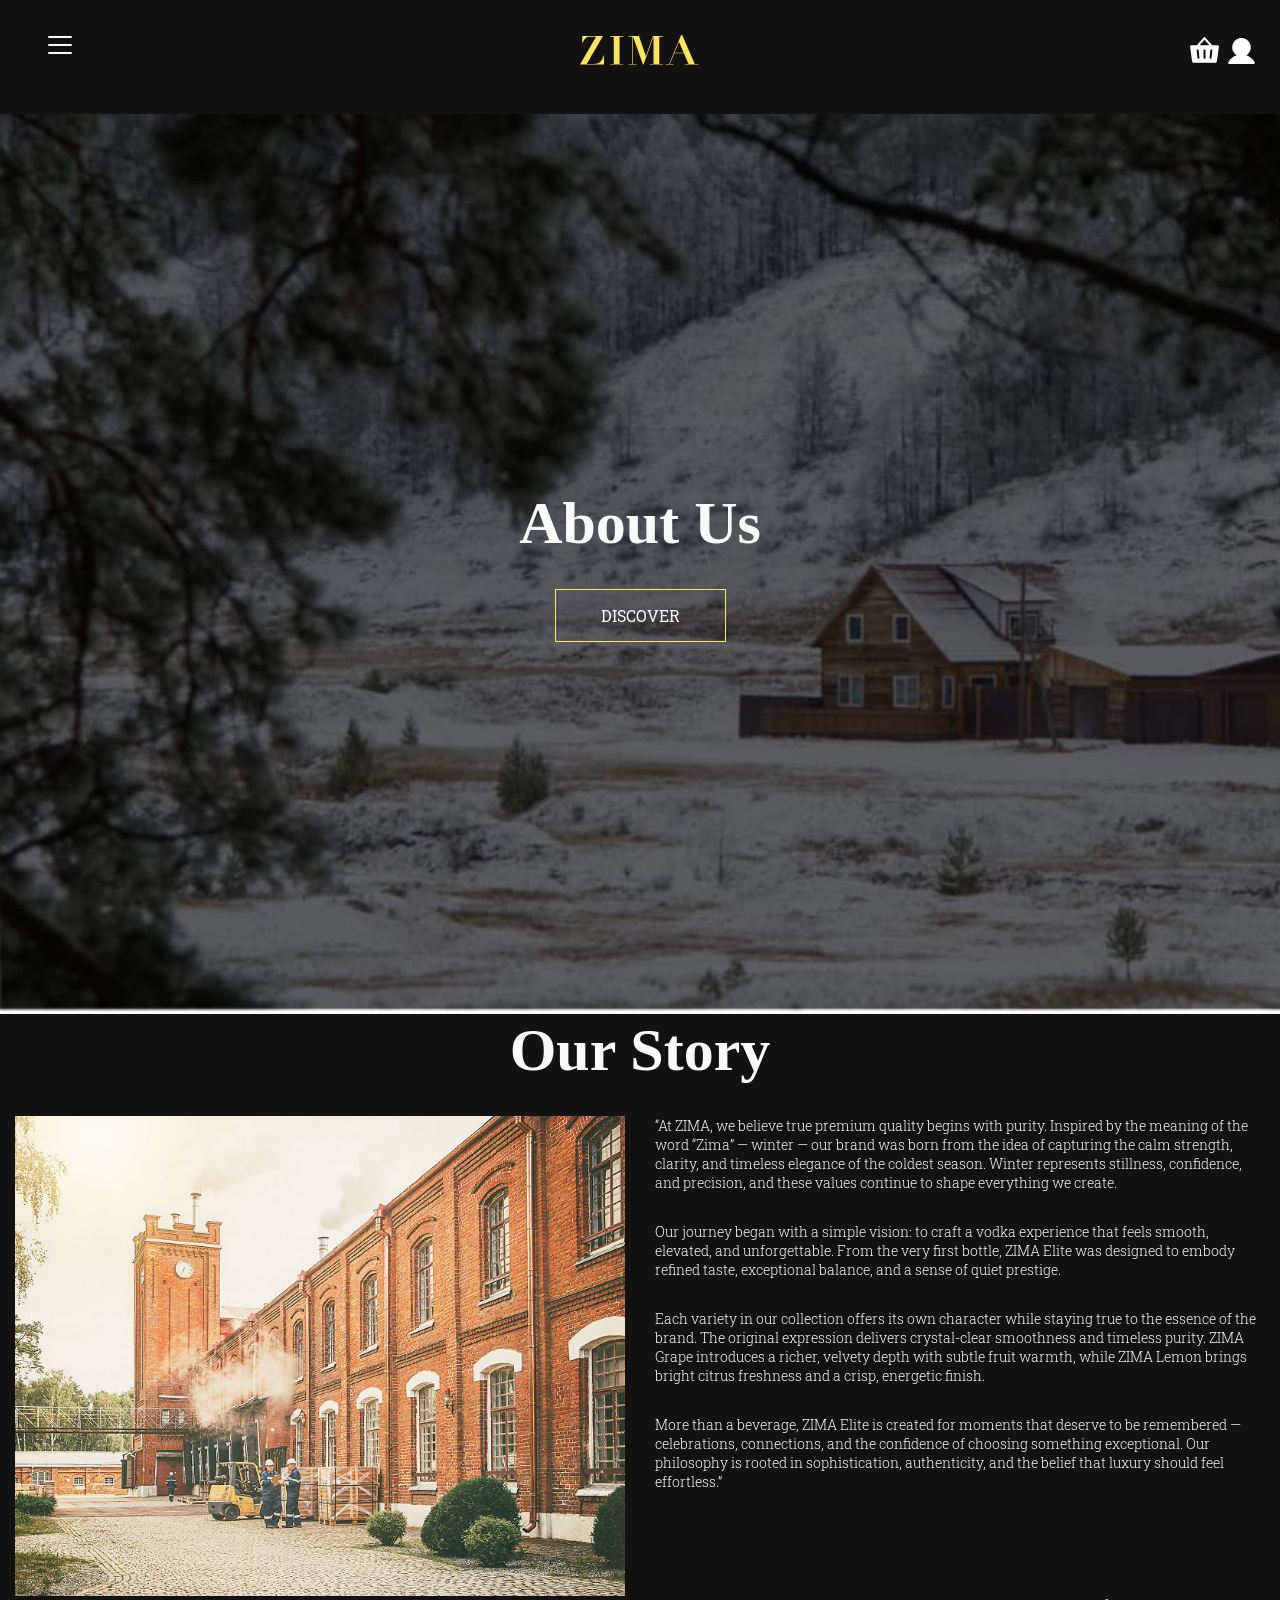
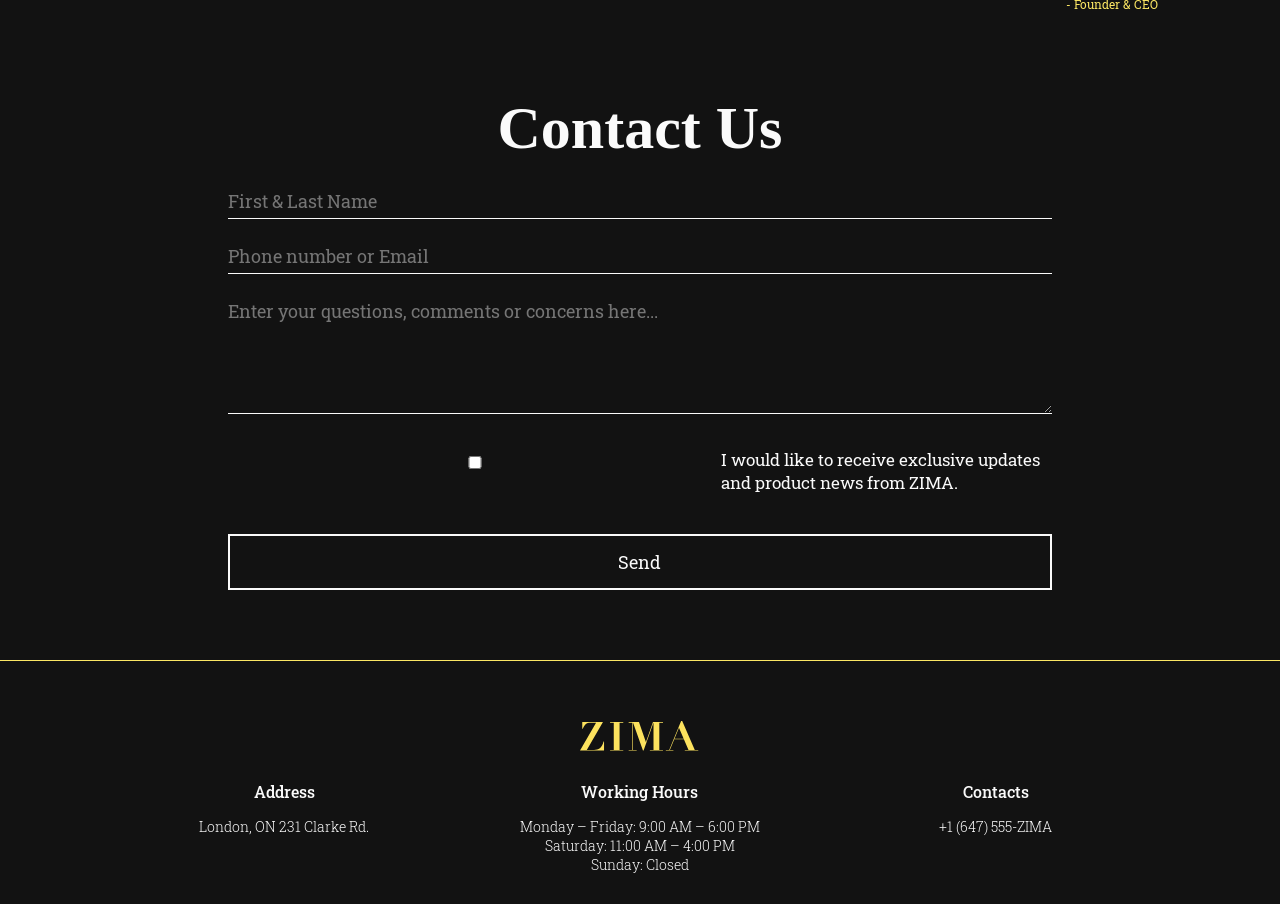
<file: about-us.html>
<!DOCTYPE html>
<html lang="en">
<head>
    <meta charset="UTF-8">
    <meta name="viewport" content="width=device-width, initial-scale=1.0">
    <link rel="preconnect" href="https://fonts.googleapis.com">
    <link rel="preconnect" href="https://fonts.gstatic.com" crossorigin>
    <link href="https://fonts.googleapis.com/css2?family=GFS+Didot&family=Roboto+Slab:wght@100..900&display=swap" rel="stylesheet">
    <link href="css/main.css" rel="stylesheet">
    <link href="css/grid.css" rel="stylesheet">
    <title>This is ZIMA: About Us</title>
</head>
    <body>
        <header class="grid-con center-grid-con" id="nav">
            <h1 class="hidden">Welcome to Zima</h1>
            <nav id="main-nav" class="col-span-full t-col-start-1 t-col-span-2">
                <h2 class="visually-hidden">Main Navigation</h2>
                <button id="button"></button>
                <div id="menu-con">
                    <ul>
                        <li><a href="index.html">HOME</a></li>
                        <li><a href="about-us.html">OUR STORY</a></li>
                        <li><a href="#">CONTACT US</a></li>
                        <li><a href="regular.html">PRODUCTS</a></li>
                        <li><a href="#">FAQ</a></li>
                    </ul>
                </div>
            </nav>
            <div id="logo" class="col-span-full t-col-start-3 t-col-span-3 l-col-start-6 l-col-span-2">
                <img src="images/ZIMA.svg" alt="Zima Logo">
            </div>
            <div class="m-hidden t-col-start-7 t-col-end-7 l-col-start-12 l-col-span-1 nav-icons">
                <img src="images/basket.svg" alt="basket icon">
                <img src="images/user.svg" alt="user profile icon">
            </div>
        </header>
        <main>
            <section id="about-hero">
                <div class="grid-con" id="home-hero">
                    <h2 class="col-span-full t-col-start-2 t-col-span-5 l-col-start-4 l-col-span-6 h2-main">
                        About Us
                    </h2>
                    <div class="col-start-2 col-span-2 t-col-start-3 t-col-end-6 l-col-start-6 l-col-span-2 hero-btn">
                        <a href="#">DISCOVER</a>
                    </div>
                </div>
            </section>

            <section id="story">
                <div class="grid-con" id="story-div">
                    <h2 class="h2-main col-span-full">
                        Our Story
                    </h2>
                    <img src="images/desk_zima_factory_zhihal/desk_zima_factory_zhihal_c_scale,w_797.jpg" alt="zima first factory" class="col-span-full t-col-span-full l-col-span-6 about-img">
                    <div class="story-text col-span-full l-col-span-6">
                        <p class="p-main">
                        “At ZIMA, we believe true premium quality begins 
with purity. Inspired by the meaning of the word 
“Zima” — winter — our brand was born from the idea
of capturing the calm strength, clarity, and timeless elegance of  the coldest season. Winter represents stillness, confidence, and precision, and these values continue 
to shape everything we create.
                    </p>
                    <p class="p-main">Our journey began with a simple vision: to craft a vodka experience that feels smooth, elevated, and unforgettable. From the very first bottle, ZIMA Elite was designed 
to embody refined taste, exceptional balance,
 and a sense  of quiet prestige.</p>
                    <p class="p-main">Each variety in our collection offers its own character 
while staying true to the essence of the brand. The original expression delivers crystal-clear smoothness and timeless purity. ZIMA Grape introduces a richer, velvety depth with subtle fruit warmth, while ZIMA Lemon brings bright citrus freshness and a crisp, energetic finish.</p>
                    <p class="p-main">More than a beverage, ZIMA Elite is created for moments that deserve to be remembered — celebrations, connections, and the confidence of choosing something exceptional. 
Our philosophy is rooted in sophistication, authenticity, 
and  the belief that luxury should feel effortless.”</p>
                    </div>
                    
                    <p class="p-dec col-start-3 col-span-2 l-col-start-10">- Founder & CEO</p>
                </div>
            </section>




            <section id="contact" class="grid-con">
                <h2 class="h2-main col-span-full">Contact Us</h2>
                <div id="contact-hero-form" class="col-span-full l-col-start-3 l-col-span-8">
                <form action="email.php" method="POST" enctype="text/plain">
                    <input name="fullName" type="text" placeholder="First & Last Name">
                    <input name="contactInfo" type="text" required placeholder="Phone number or Email">
                    <textarea name="msg" placeholder="Enter your questions, comments or concerns here..."></textarea>
                    <label class="checkbox-label">
                        <input type="checkbox" name="newsletter" value="yes">
                            I would like to receive exclusive updates and product news from ZIMA.
                    </label>
                    <input name="submit" type="submit" value="Send">
                </form>
            </div>
            </section>
        </main>
        <footer>
            <div class="grid-con" id="footer-div">
                <div class="footer-img col-start-2 col-span-2 t-col-span-full">
                    <img src="images/ZIMA.svg" alt="zima logo">
                </div>
                
                <div class="footer-text col-span-full l-col-start-2 l-col-span-3">
                    <h3 class="h3-footer">
                        Address
                    </h3>
                    <p class="p-main">
                        London, ON
                        231 Clarke Rd.
                    </p>
                </div>
                <div class="footer-text col-span-full l-col-span-4">
                    <h3 class="h3-footer">
                        Working Hours
                    </h3>
                    <p class="p-main">
                        Monday – Friday: 9:00 AM – 6:00 PM <br> Saturday: 11:00 AM – 4:00 PM <br> Sunday: Closed
                    </p>
                </div>
                <div class="footer-text col-span-full l-col-span-3">
                    <h3 class="h3-footer">
                        Contacts
                    </h3>
                    <p class="p-main">
                        +1 (647) 555-ZIMA
                    </p>
                </div>
            </div>
        </footer>
        <script src="js/main.js"></script>   
    </body>
</html>
</file>
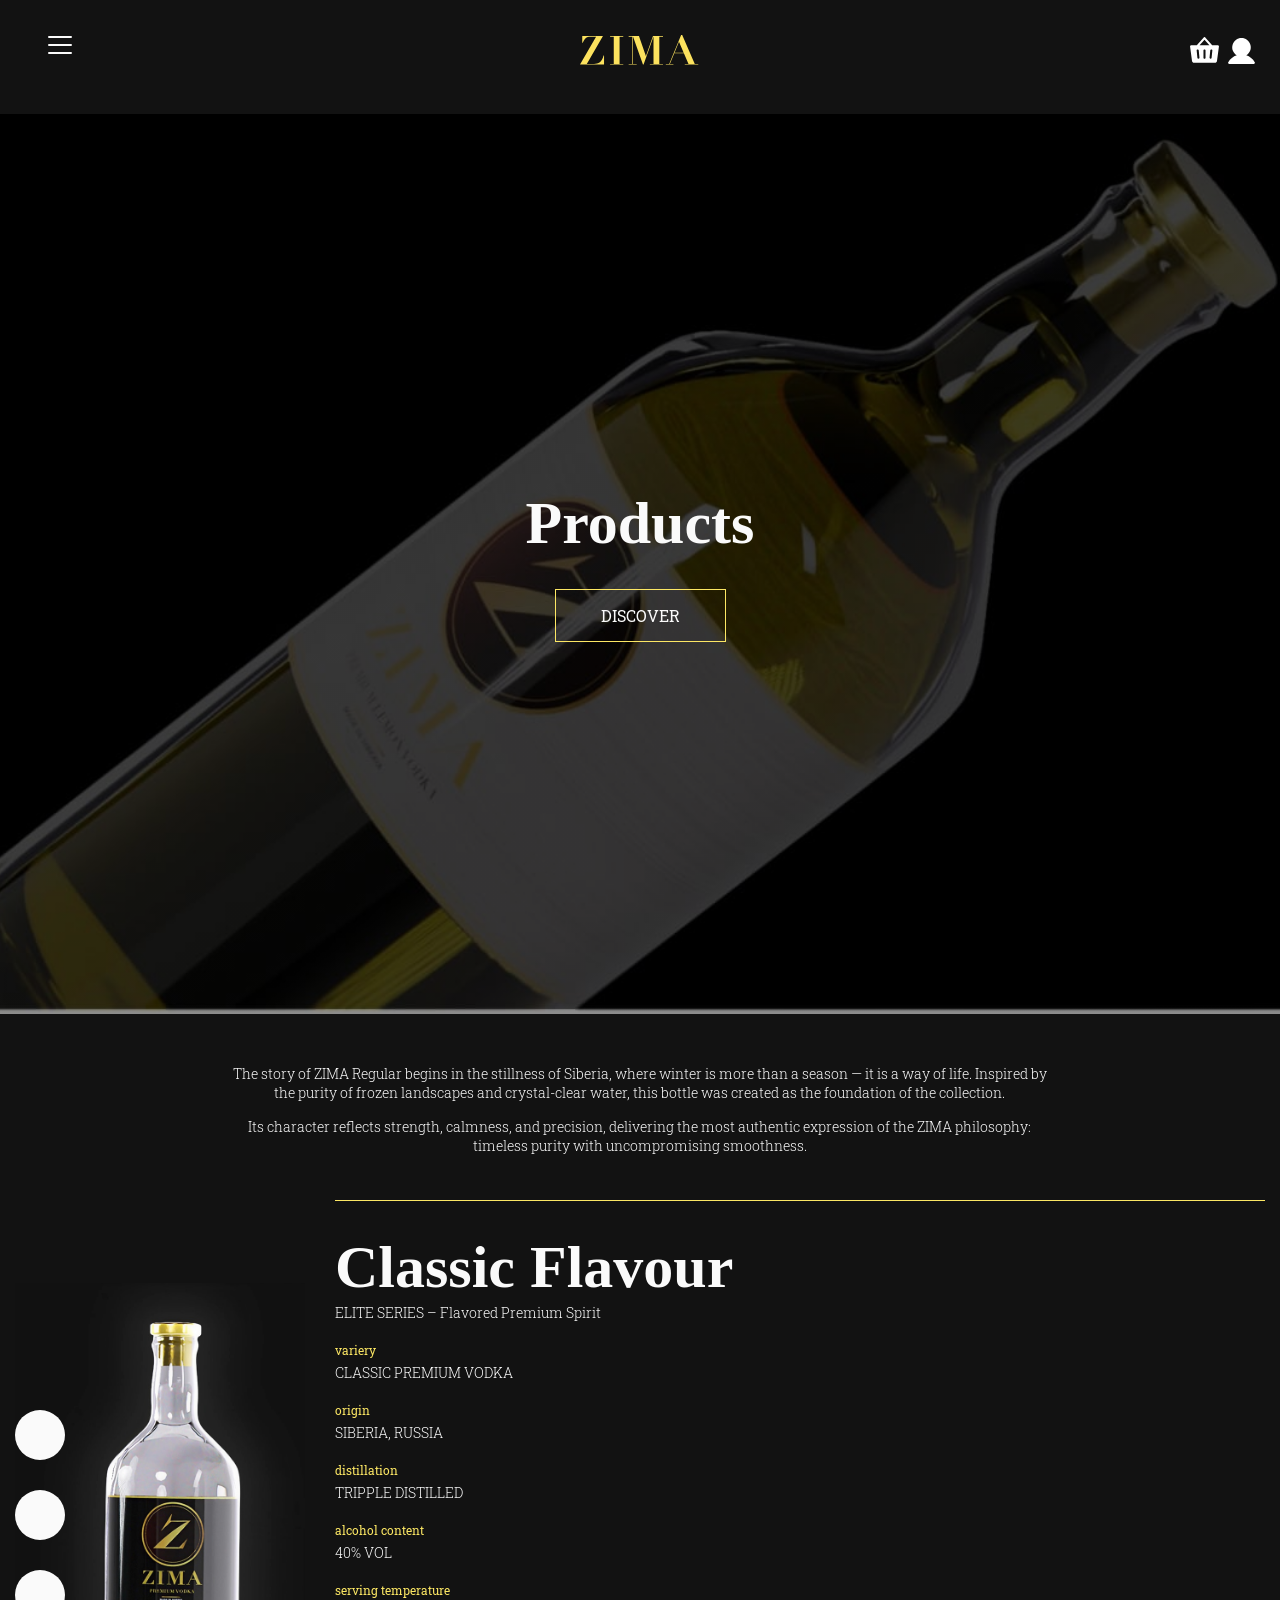
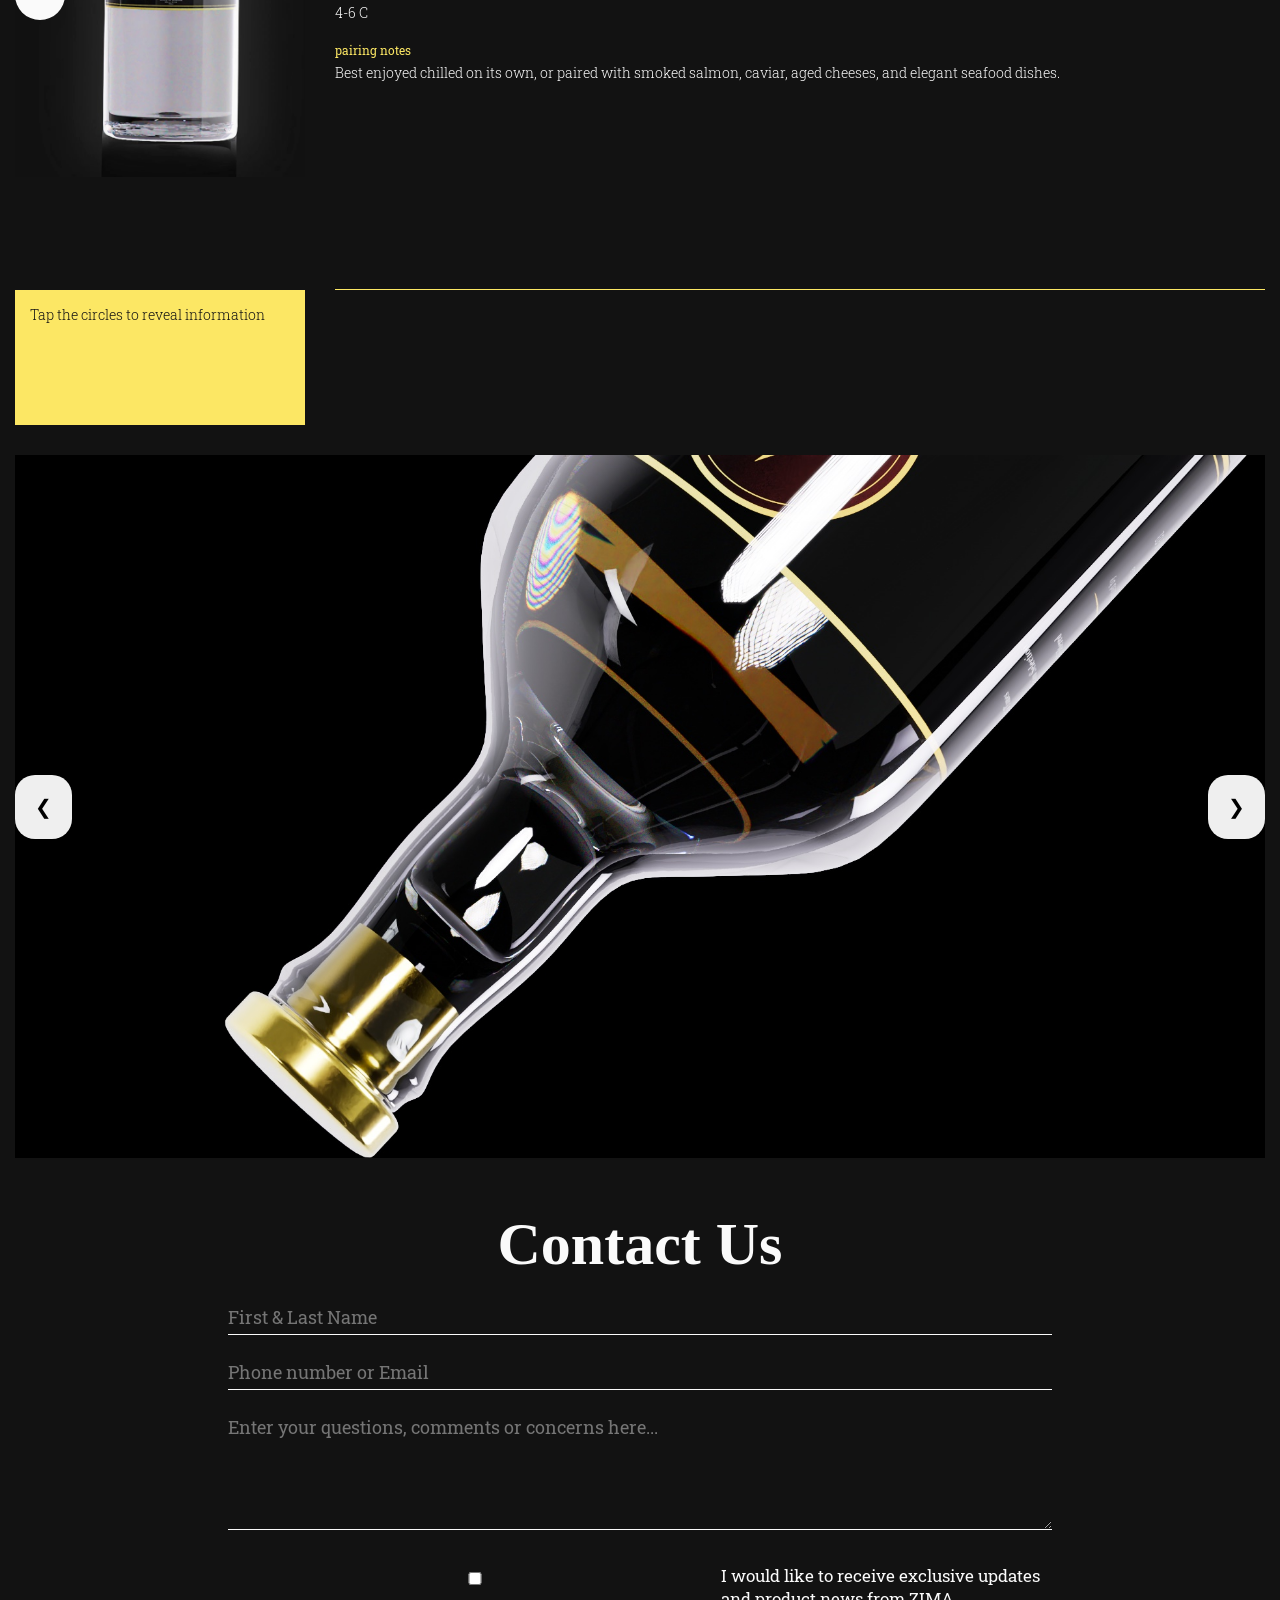
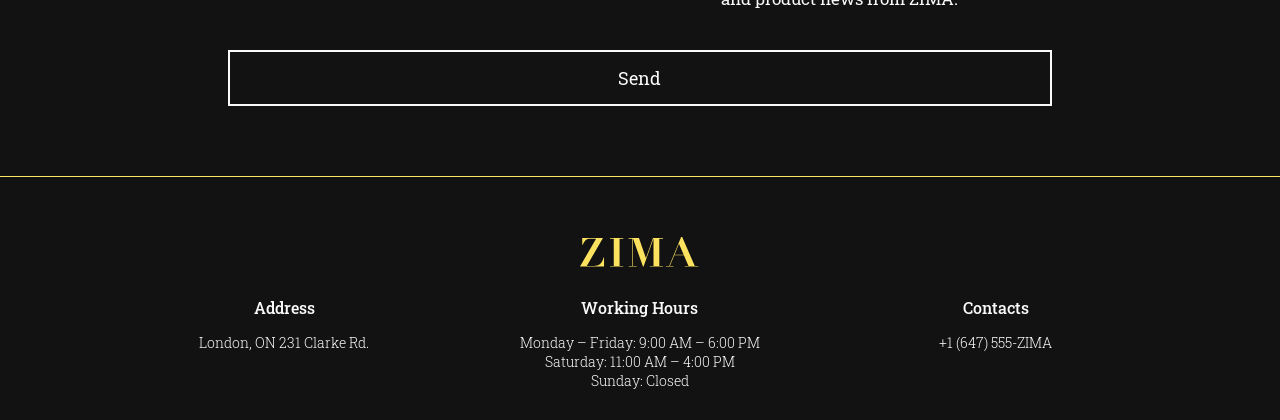
<file: regular.html>
<!DOCTYPE html>
<html lang="en">
<head>
    <meta charset="UTF-8">
    <meta name="viewport" content="width=device-width, initial-scale=1.0">
    <link rel="preconnect" href="https://fonts.googleapis.com">
    <link rel="preconnect" href="https://fonts.gstatic.com" crossorigin>
    <link href="https://fonts.googleapis.com/css2?family=GFS+Didot&family=Roboto+Slab:wght@100..900&display=swap" rel="stylesheet">
    <link href="css/main.css" rel="stylesheet">
    <link href="css/grid.css" rel="stylesheet">
    <title>This is ZIMA: Products</title>
</head>
    <body>
        <header class="grid-con center-grid-con" id="nav">
            <h1 class="hidden">Welcome to Zima</h1>
            <nav id="main-nav" class="col-span-full t-col-start-1 t-col-span-2">
                <h2 class="visually-hidden">Main Navigation</h2>
                <button id="button"></button>
                <div id="menu-con">
                    <ul>
                        <li><a href="index.html">HOME</a></li>
                        <li><a href="about-us.html">OUR STORY</a></li>
                        <li><a href="#">CONTACT US</a></li>
                        <li><a href="regular.html">PRODUCTS</a></li>
                        <li><a href="#">FAQ</a></li>
                    </ul>
                </div>
            </nav>
            <div id="logo" class="col-span-full t-col-start-3 t-col-span-3 l-col-start-6 l-col-span-2">
                <img src="images/ZIMA.svg" alt="Zima Logo">
            </div>
            <div class="m-hidden t-col-start-7 t-col-end-7 l-col-start-12 l-col-span-1 nav-icons">
                <img src="images/basket.svg" alt="basket icon">
                <img src="images/user.svg" alt="user profile icon">
            </div>
        </header>
        <main>
            <section id="regular-hero">
                <div class="grid-con" id="home-hero">
                    <h2 class="col-span-full t-col-start-2 t-col-span-5 l-col-start-4 l-col-span-6 h2-main">
                        Products
                    </h2>
                    <div class="col-start-2 col-span-2 t-col-start-3 t-col-end-6 l-col-start-6 l-col-span-2 hero-btn">
                        <a href="#">DISCOVER</a>
                    </div>
                </div>
            </section>
            <section id="product-text">
                <div class="grid-con">
                    <p class="p-main col-span-full l-col-start-3 l-col-end-11">
                        The story of ZIMA Regular begins in the stillness of Siberia, where winter is more than a season — it is a way of life. Inspired by the purity of frozen landscapes and crystal-clear water, this bottle was created as the foundation 
                        of the collection.
                    </p>
                    <p class="p-main col-span-full l-col-start-3 l-col-end-11">
                        Its character reflects strength, calmness, and precision, delivering the most authentic expression of the ZIMA philosophy: timeless purity with 
                        uncompromising smoothness.
                    </p>
                </div>
                
            </section>
            <section id="features">
                <div class="grid-con">
                    <div class="col-span-full l-col-span-3 features">
                        <div class="circle" data-info="design"></div>
                        <div class="circle" data-info="glass"></div>
                        <div class="circle" data-info="flavour"></div>
                    </div>
                    <div class="features-list col-span-full l-col-span-9 m-hidden t-hidden">
                        <h2 class="h2-main col-span-full">
                        Classic Flavour
                        </h2>
                        <p class="p-main col-span-3">
                            ELITE SERIES – Flavored Premium Spirit
                        </p>
                        <div class="list-item">
                            <p class="p-dec">variery</p>
                            <p class="p-main">CLASSIC PREMIUM VODKA</p>
                        </div>
                        <div class="list-item">
                            <p class="p-dec">origin</p>
                            <p class="p-main">SIBERIA, RUSSIA</p>
                        </div>
                        <div class="list-item">
                            <p class="p-dec">distillation</p>
                            <p class="p-main">TRIPPLE DISTILLED</p>
                        </div>
                        <div class="list-item">
                            <p class="p-dec">alcohol content</p>
                            <p class="p-main">40% VOL</p>
                        </div>
                        <div class="list-item">
                            <p class="p-dec">serving temperature</p>
                            <p class="p-main">4-6 C</p>
                        </div>
                        <div class="list-item">
                            <p class="p-dec">pairing notes</p>
                            <p class="p-main">Best enjoyed chilled on its own, or paired with smoked salmon, caviar, aged cheeses, and elegant seafood dishes.</p>
                        </div>
                    </div>
                    <div class="col-span-full l-col-span-3 features-box">
                        <p class="p-main">Tap the circles to reveal information</p>
                    </div>
                    
                    <div class="features-list col-span-full l-col-span-6 d-hidden">
                        <h2 class="h2-main col-span-full">
                        Classic Flavour
                        </h2>
                        <p class="p-main col-span-3">
                            ELITE SERIES – Flavored Premium Spirit
                        </p>
                        <div class="list-item">
                            <p class="p-dec">variery</p>
                            <p class="p-main">CLASSIC PREMIUM VODKA</p>
                        </div>
                        <div class="list-item">
                            <p class="p-dec">origin</p>
                            <p class="p-main">SIBERIA, RUSSIA</p>
                        </div>
                        <div class="list-item">
                            <p class="p-dec">distillation</p>
                            <p class="p-main">TRIPPLE DISTILLED</p>
                        </div>
                        <div class="list-item">
                            <p class="p-dec">alcohol content</p>
                            <p class="p-main">40% VOL</p>
                        </div>
                        <div class="list-item">
                            <p class="p-dec">serving temperature</p>
                            <p class="p-main">4-6 C</p>
                        </div>
                        <div class="list-item">
                            <p class="p-dec">pairing notes</p>
                            <p class="p-main">Best enjoyed chilled on its own, or paired with smoked salmon, caviar, aged cheeses, and elegant seafood dishes.</p>
                        </div>
                    </div>

                </div>
            </section>
            <section id="slider">
                <div class="grid-con">
                    <div class="col-span-full">
                        <div id="slider-container">
                            <div id="image-slider">
                            <img class="slider-image" src="images/bottom_img_1.jpg" alt="bottle 1">
                            <img class="slider-image" src="images/bottom_img_2.jpg" alt="bottle 2">
                            <img class="slider-image" src="images/bottle_poster.jpg " alt="bottle 3">
                            </div>     
                            <button id="prev-btn">&#10094; </button>
                            <button id="next-btn"> &#10095;</button>
                        </div>
                    </div>
                </div>
            </section>
            <section id="contact" class="grid-con">
                <h2 class="h2-main col-span-full">Contact Us</h2>
                <div id="contact-hero-form" class="col-span-full l-col-start-3 l-col-span-8">
                <form action="email.php" method="POST" enctype="text/plain">
                    <input name="fullName" type="text" placeholder="First & Last Name">
                    <input name="contactInfo" type="text" required placeholder="Phone number or Email">
                    <textarea name="msg" placeholder="Enter your questions, comments or concerns here..."></textarea>
                    <label class="checkbox-label">
                        <input type="checkbox" name="newsletter" value="yes">
                            I would like to receive exclusive updates and product news from ZIMA.
                    </label>
                    <input name="submit" type="submit" value="Send">
                </form>
            </div>
            </section>
        </main>
        <footer>
            <div class="grid-con" id="footer-div">
                <div class="footer-img col-start-2 col-span-2 t-col-span-full">
                    <img src="images/ZIMA.svg" alt="zima logo">
                </div>
                
                <div class="footer-text col-span-full l-col-start-2 l-col-span-3">
                    <h3 class="h3-footer">
                        Address
                    </h3>
                    <p class="p-main">
                        London, ON
                        231 Clarke Rd.
                    </p>
                </div>
                <div class="footer-text col-span-full l-col-span-4">
                    <h3 class="h3-footer">
                        Working Hours
                    </h3>
                    <p class="p-main">
                        Monday – Friday: 9:00 AM – 6:00 PM <br> Saturday: 11:00 AM – 4:00 PM <br> Sunday: Closed
                    </p>
                </div>
                <div class="footer-text col-span-full l-col-span-3">
                    <h3 class="h3-footer">
                        Contacts
                    </h3>
                    <p class="p-main">
                        +1 (647) 555-ZIMA
                    </p>
                </div>
            </div>
        </footer>
        <script src="js/main.js"></script>  
        <script src="js/slider.js"></script> 
    </body>
</html>
</file>
<file: css/main.css>
body {
    background-color: #121212;
}



a, ul, p {
    list-style-type: none;
    text-decoration: none;
    color: #fafafa;
    font-family: "Roboto Slab", serif;
}

#nav {
    margin-top: 20px;
    padding: 15px;
}

#main-nav button {
   background: url(../images/menu.svg) center no-repeat;
   border: 0px;
   width: 90px;
   height: 20px;
   transition: all .5s ease;
   display: flex;
   align-items:flex-start;
}


#main-nav button.expanded {
   transform: rotate(90deg);
}

#menu-con {
   margin-top: 20px;
   display: none;
   margin-bottom: 20px;
}

#menu-con.slide-toggle {
   display:flex;
}


#logo {
    display: flex;
    justify-content: flex-start;
    align-items: center;
    margin-top: 20px;
}

#menu-con {
    margin-top: 20px;
   display: none;
   margin-bottom: 20px;
}

#hero, #about-hero, #regular-hero, .features {
    background-image: url(../images/desk_main_header_q8n7ln/desk_main_header_q8n7ln_c_scale\,w_1400.jpg);
    height: 100vh;
    background-size: cover;
    background-repeat: no-repeat;
    display: flex;
    justify-content: center;
    flex-direction: column;
}

#about-hero {
    background-image: url(../images/desk_about_header_jlxucr/desk_about_header_jlxucr_c_scale\,w_1263.jpg);
}

#regular-hero {
    background-image: linear-gradient(rgba(0, 0, 0, 0.45), rgba(0, 0, 0, 0.45)), url(../images/desk_lemon_header_ngw4ui/desk_lemon_header_ngw4ui_c_scale\,w_1400.jpg);
    background-size: cover;
    background-position: center;
}

.features {
    background-image: url(../images/desk_regular_b3eu5h/desk_regular_b3eu5h_c_scale,w_680.jpg);
    background-position: center;
    background-size: contain;
}



.h2-main {
    font-size: 50px;
    font-family: "Didot", serif;
    color: #fafafa;
    text-align: center;
    line-height: 1.2;
}

.p-main {
    color: #fafafa;
    font-size: 14px;
    font-weight: 300;
    text-align: center;
}

.ph-main p{
    margin-bottom: 30px;
}

.ph-main h2 {
    margin: 40px 0px 30px 0px;
}

#main-header {
    display:flex ;
    align-items: center;
}

.hero-btn {
    border: 1px solid #FCE764;
    padding: 15px 45px;
    text-align: center;
    margin-top: 30px;
    transition: all .5s ease-in-out;
}

.hero-btn:hover {
    background-color: #FCE764;
    transition: all .5s ease-in-out;
}

.ph-card {
    display: flex;
    justify-content: center;
    align-items: center;
    flex-direction: column;
}

.ph-card .p-main {
    color: #9CA3AF;
    margin-top: 15px;
}

.p-dec {
    color: #FCE764;
    font-size: 12px;
}

#main-video {
    margin: 30px 0px;
}

.card-div {
    display: flex;
    flex-direction: column;
    align-items: center;
    margin-top: 20px;
}

.card-div .hero-btn {
    width: 50%;
}

.card-div .p-main {
    margin-top: 20px;
}

.card-img {
    height: 67vh;
    margin: auto;
}

#contact {
    margin-top: 50px;
    padding-bottom: 50px;
    border-bottom: 1px solid #FCE764;
}

#contact .h2-main {
    margin-bottom: 20px;
}

#contact-hero-form input,#contact-hero-form textarea {
    font-family: 'Roboto Slab', serif;
    font-size: 18px;
    color: #fafafa;
    background: transparent;
    border: none;
    border-bottom: 1px solid #fafafa;
    padding: 5px 0;
    width: 100%;
    outline: none;
    margin-bottom: 20px;
}


#contact-hero-form input:focus, #contact-hero-form textarea:focus {
    border-bottom-color: #FCE764;
}

#contact-hero-form textarea {
    resize: vertical;
    min-height: 120px;
}

#contact-hero-form input[type="submit"] {
    background: transparent;
    color: #fafafa;
    border: 2px solid #fafafa;
    padding: 14px 40px;
    font-family: 'Roboto Slab', serif;
    font-size: 18px;
    margin-top: 20px;
    cursor: pointer;
}

#contact-hero-form input[type="submit"]:hover {
    background: #fafafa;
    color: #121212;
}
.checkbox-label {
    display: flex;
    align-items: center;
    font-family: 'Roboto Slab', serif;
    font-size: 17px;
    color: #fafafa;
    cursor: pointer;
    margin: 10px 0 20px 0;
}

.checkbox-label input {
    width: 10px;
}

footer {
    padding: 30px;
}

.h3-footer {
    font-size: 16px;
    font-weight: 500;
    font-family: 'Roboto Slab', serif;
    color: #fafafa;
    text-align: center;
    margin: 30px 0px 15px 0px;
}

.footer-img {
    display: flex;
    justify-content: center;
    align-items: center;
    margin-top: 30px;
}

#story-div .p-main {
    margin-bottom: 30px;
    text-align: left;
}

#story-div .p-dec {
    margin-bottom: 30px;
    text-align: right;
}

.about-img {
    margin-top: 30px;
    margin-bottom: 30px;
}

#product-text {
    margin-top: 50px;
}

#product-text .p-main {
    margin-bottom: 15px;
}

.features {
    height: 80vh;
}

.circle {
    height: 50px;
    width: 50px;
    background-color: #fafafa;
    border-radius: 50px;
    margin-bottom: 30px;
    cursor: pointer;
    transition: all .5s ease-in-out;
}

.circle:hover {
    background-color: #FCE764;
    transition: all .5s ease-in-out;
}


#features .h2-main, #features .p-main {
    text-align: left;
}

.features-box {
    height: 15vh;
    padding: 15px;
    background-color: #FCE764;
    margin-bottom: 30px;
}

.features-box .p-main {
        color: #121212;
}

.features-list {
    display: flex;
    flex-direction: column;
    align-items: flex-start;
    margin-top: 30px;
    padding-top: 30px;
    padding-bottom: 30px;
    border-top: 1px solid #FCE764;
    border-bottom: 1px solid #FCE764;
}

.list-item {
    display: flex;
    flex-direction: column;
    align-items: flex-start;
}

.list-item .p-dec {
    margin-top: 20px;
    margin-bottom: 5px;
}

#slider-container{
    overflow:hidden;
    position:relative
}

#image-slider{
    display:flex;
    transition:transform .5s ease-in-out
}

.slider-image{
    max-width:100%;
    height:auto
}

#prev-btn,#next-btn{
    position:absolute;
    top:50%;
    transform:translateY(-50%);
    font-size:20px;cursor:
    pointer;padding:20px;
    border:none;
    border-radius: 20px;
}

#prev-btn{
    left:0px
}

#next-btn{
    right:0px
}


@media screen and (min-width: 700px) {



    #logo {
        height: 64px;
        justify-content: center;
        align-items: flex-start;
        margin-top: 0px;
    }

    .nav-icons {
        display: flex;
        flex-direction: row;
        justify-content: flex-end;
        align-items: flex-start;
    }

    .h2-main {
        font-size: 96px;
    }

    .card-div {
        align-self: center;
    }

    .card-div .h2-main  {
        font-size: 38px;
    }

    #story-div .h2-main {
        margin-bottom: 30px;
    }

    .ph-main {
        margin-top: 50px;
        padding-left: 100px;
        padding-right: 100px;
    }

    
}

@media screen and (min-width: 1200px) {
    .h2-main {
        font-size: 60px;
    }

    .ph-card {
        margin-top: 80px;
    }

    .card-img {
        height: 90vh;
    }
    .about-img {
    margin: 0;
}
}
</file>
<file: css/grid.css>
/* ---General rules - scales images, videos to size of container--- */
img, embed, object, video, picture {
  max-width: 100%; 
}

/* ---Change the way the box model works, tells the browser to account for any border and padding in the values you specify for an element's width and height.--- */

html {
  box-sizing: border-box; 
}

*, *::before, *::after {
  box-sizing: inherit; 
}

/* ---Mini CSS reset--- */

body, p, h1, h2, h3, h4, h5 {
   margin: 0px; 
   padding: 0px;
}

/* ---Utility Classes--- */

.hidden {
   display: none;
}

.m-hidden {
    display: none;
}

.t-hidden {
    display: none;
}

.d-hidden {
    display: block;
}


.visually-hidden:not(:focus):not(:active) {
   position: absolute !important; 
   width: 1px !important; 
   height: 1px !important; 
   padding: 0 !important; 
   margin: -1px !important; 
   overflow: hidden !important; 
   clip-path: inset(50%); 
   white-space: nowrap !important; 
   border: 0 !important; 
}

.image-placeholder {
  width: 100%;
  background-color: #eee;
  border: 2px dashed #aaa;
  aspect-ratio: 16/9;
}

.box {
   background-color: #9a2018;
   color: #fff;
   padding: 20px;
   text-align: center;
   margin-top: 10px;
   margin-bottom:10px;
 }

 .center-grid-con {
   margin: 0 auto;
}

 .full-width-grid-con {
   /* set this container as a grid, with 3 columns
   the other grid will sit in the middle column, this allows for overlapping content */
   display: grid; 
	grid-template-columns: 1fr minmax(0, 1200px) 1fr;  
}

/* ---Mobile Library Grid Styles--- */

 .grid-con { 
   display: grid;
   grid-template-columns: repeat(4, minmax(0, 1fr));
   grid-column-gap: 30px;
   max-width: 700px;
   padding-left: 15px;
   padding-right: 15px;
   margin: 0 auto;
}

.col-span-1   {grid-column: span 1 / span 1;}
.col-span-2   {grid-column: span 2 / span 2;}
.col-span-3   {grid-column: span 3 / span 3;}
.col-span-4   {grid-column: span 4 / span 4;}
.col-span-full {grid-column: 1 / -1;}

.col-start-1  {grid-column-start: 1;}
.col-start-2  {grid-column-start: 2;}
.col-start-3  {grid-column-start: 3;}
.col-start-4  {grid-column-start: 4;}

.col-end-1 {grid-column-end: 1;}
.col-end-2 {grid-column-end: 2;}
.col-end-3 {grid-column-end: 3;}
.col-end-4 {grid-column-end: 4;}
.col-end-5 {grid-column-end: 5;}
.col-span-1   {grid-column: span 1 / span 1;}
.col-span-2   {grid-column: span 2 / span 2;}
.col-span-3   {grid-column: span 3 / span 3;}
.col-span-4   {grid-column: span 4 / span 4;}
.col-span-full {grid-column: 1 / -1;}

.col-start-1  {grid-column-start: 1;}
.col-start-2  {grid-column-start: 2;}
.col-start-3  {grid-column-start: 3;}
.col-start-4  {grid-column-start: 4;}

.col-end-1 {grid-column-end: 1;}
.col-end-2 {grid-column-end: 2;}
.col-end-3 {grid-column-end: 3;}
.col-end-4 {grid-column-end: 4;}
.col-end-5 {grid-column-end: 5;}


/* ---Tablet Library Grid Styles--- */
@media screen and (min-width: 700px) {


    .m-hidden {
        display: block;
    }

    .t-hidden {
    display: none;
}
    


    .grid-con { 
        grid-template-columns: repeat(7, minmax(0, 1fr));
        max-width: 1200px;
     }

    .t-col-span-1 {grid-column: span 1 / span 1;}
    .t-col-span-2 {grid-column: span 2 / span 2;}
    .t-col-span-3 {grid-column: span 3 / span 3;}
    .t-col-span-4 {grid-column: span 4 / span 4;}
    .t-col-span-5 {grid-column: span 5 / span 5;}
    .t-col-span-6 {grid-column: span 6 / span 6;}
    .t-col-span-7 {grid-column: span 7 / span 7;}
    .t-col-span-full {grid-column: 1 / -1;}


    .t-col-start-1   {grid-column-start: 1;}
    .t-col-start-2   {grid-column-start: 2;}
    .t-col-start-3   {grid-column-start: 3;}
    .t-col-start-4   {grid-column-start: 4;}
    .t-col-start-5   {grid-column-start: 5;}
    .t-col-start-6   {grid-column-start: 6;}
    .t-col-start-7   {grid-column-start: 7;}

    .t-col-end-1  {grid-column-end: 1;}
    .t-col-end-2  {grid-column-end: 2;}
    .t-col-end-3  {grid-column-end: 3;}
    .t-col-end-4  {grid-column-end: 4;}
    .t-col-end-5  {grid-column-end: 5;}
    .t-col-end-6  {grid-column-end: 6;}
    .t-col-end-7  {grid-column-end: 7;}
 }

/* ---Desktop Library Grid Styles--- */

@media screen and (min-width: 1200px) { 

     .t-hidden {
        display: block;
    }

    .d-hidden {
    display: none;
}

   
    .grid-con { 
       grid-template-columns: repeat(12, minmax(0, 1fr));
       max-width: 1480px;
    }
 
    .l-col-span-1 {grid-column: span 1 / span 1;}
    .l-col-span-2 {grid-column: span 2 / span 2;}
    .l-col-span-3 {grid-column: span 3 / span 3;}
    .l-col-span-4 {grid-column: span 4 / span 4;}
    .l-col-span-5 {grid-column: span 5 / span 5;}
    .l-col-span-6 {grid-column: span 6 / span 6;}
    .l-col-span-7 {grid-column: span 7 / span 7;}
    .l-col-span-8 {grid-column: span 8 / span 8;}
    .l-col-span-9 {grid-column: span 9 / span 9;}
    .l-col-span-10 {grid-column: span 10 / span 10;}
    .l-col-span-11 {grid-column: span 11 / span 11;}
    .l-col-span-12 {grid-column: span 12 / span 12;}
    .l-col-span-full {grid-column: 1 / -1;}
 
    .l-col-start-1   {grid-column-start: 1;}
    .l-col-start-2   {grid-column-start: 2;}
    .l-col-start-3   {grid-column-start: 3;}
    .l-col-start-4   {grid-column-start: 4;}
    .l-col-start-5   {grid-column-start: 5;}
    .l-col-start-6   {grid-column-start: 6;}
    .l-col-start-7   {grid-column-start: 7;}
    .l-col-start-8   {grid-column-start: 8;}
    .l-col-start-9   {grid-column-start: 9;}
    .l-col-start-10  {grid-column-start: 10;}
    .l-col-start-11  {grid-column-start: 11;}
    .l-col-start-12  {grid-column-start: 12;}
    .l-col-start-13  {grid-column-start: 13;}
 
    .l-col-end-1  {grid-column-end: 1;}
    .l-col-end-2  {grid-column-end: 2;}
    .l-col-end-3  {grid-column-end: 3;}
    .l-col-end-4  {grid-column-end: 4;}
    .l-col-end-5  {grid-column-end: 5;}
    .l-col-end-6  {grid-column-end: 6;}
    .l-col-end-7  {grid-column-end: 7;}
    .l-col-end-8  {grid-column-end: 8;}
    .l-col-end-9  {grid-column-end: 9;}
    .l-col-end-10 {grid-column-end: 10;}
    .l-col-end-11 {grid-column-end: 11;}
    .l-col-end-12 {grid-column-end: 12;}
    .l-col-end-13 {grid-column-end: 13;}
 }

/* ---X-Large Desktop Library Grid Styles--- */

@media screen and (min-width: 1920px) { 

   .grid-con { 
      grid-column-gap: 34px;
      padding-left: 17px;
      padding-right: 17px;
   }

     .xl-col-span-1  { grid-column: span 1; }
  .xl-col-span-2  { grid-column: span 2; }
  .xl-col-span-3  { grid-column: span 3; }
  .xl-col-span-4  { grid-column: span 4; }
  .xl-col-span-5  { grid-column: span 5; }
  .xl-col-span-6  { grid-column: span 6; }
  .xl-col-span-7  { grid-column: span 7; }
  .xl-col-span-8  { grid-column: span 8; }
  .xl-col-span-9  { grid-column: span 9; }
  .xl-col-span-10 { grid-column: span 10; }
  .xl-col-span-11 { grid-column: span 11; }
  .xl-col-span-12 { grid-column: span 12; }
  .xl-col-span-full { grid-column: 1 / -1; }

   .xl-col-start-1	{grid-column-start: 1;}
   .xl-col-start-2	{grid-column-start: 2;}
   .xl-col-start-3	{grid-column-start: 3;}
   .xl-col-start-4	{grid-column-start: 4;}
   .xl-col-start-5	{grid-column-start: 5;}
   .xl-col-start-6	{grid-column-start: 6;}
   .xl-col-start-7	{grid-column-start: 7;}
   .xl-col-start-8	{grid-column-start: 8;}
   .xl-col-start-9	{grid-column-start: 9;}
   .xl-col-start-10	{grid-column-start: 10;}
   .xl-col-start-11	{grid-column-start: 11;}
   .xl-col-start-12	{grid-column-start: 12;}
   .xl-col-start-13	{grid-column-start: 13;}

   .xl-col-end-1	{grid-column-end: 1;}
   .xl-col-end-2	{grid-column-end: 2;}
   .xl-col-end-3	{grid-column-end: 3;}
   .xl-col-end-4	{grid-column-end: 4;}
   .xl-col-end-5	{grid-column-end: 5;}
   .xl-col-end-6	{grid-column-end: 6;}
   .xl-col-end-7	{grid-column-end: 7;}
   .xl-col-end-8	{grid-column-end: 8;}
   .xl-col-end-9	{grid-column-end: 9;}
   .xl-col-end-10	{grid-column-end: 10;}
   .xl-col-end-11	{grid-column-end: 11;}
   .xl-col-end-12	{grid-column-end: 12;}
   .xl-col-end-13	{grid-column-end: 13;}
}
</file>
